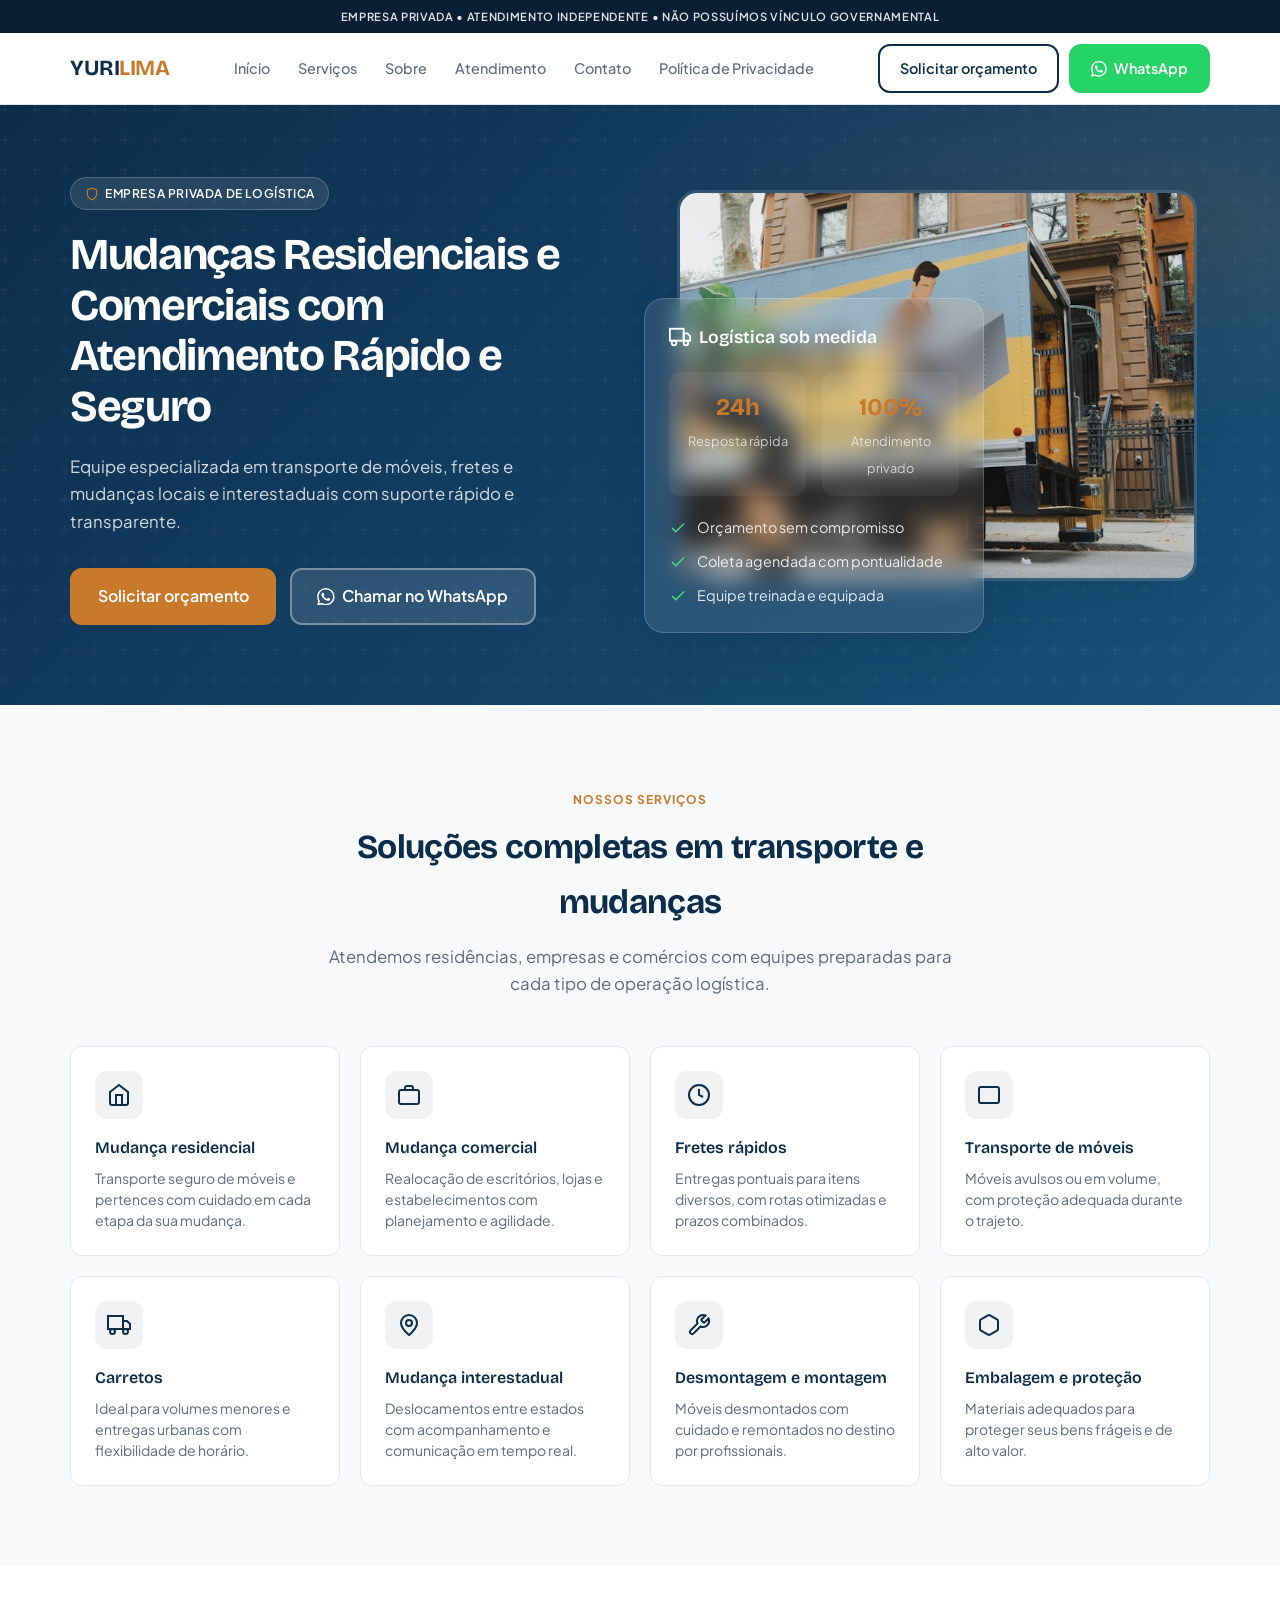
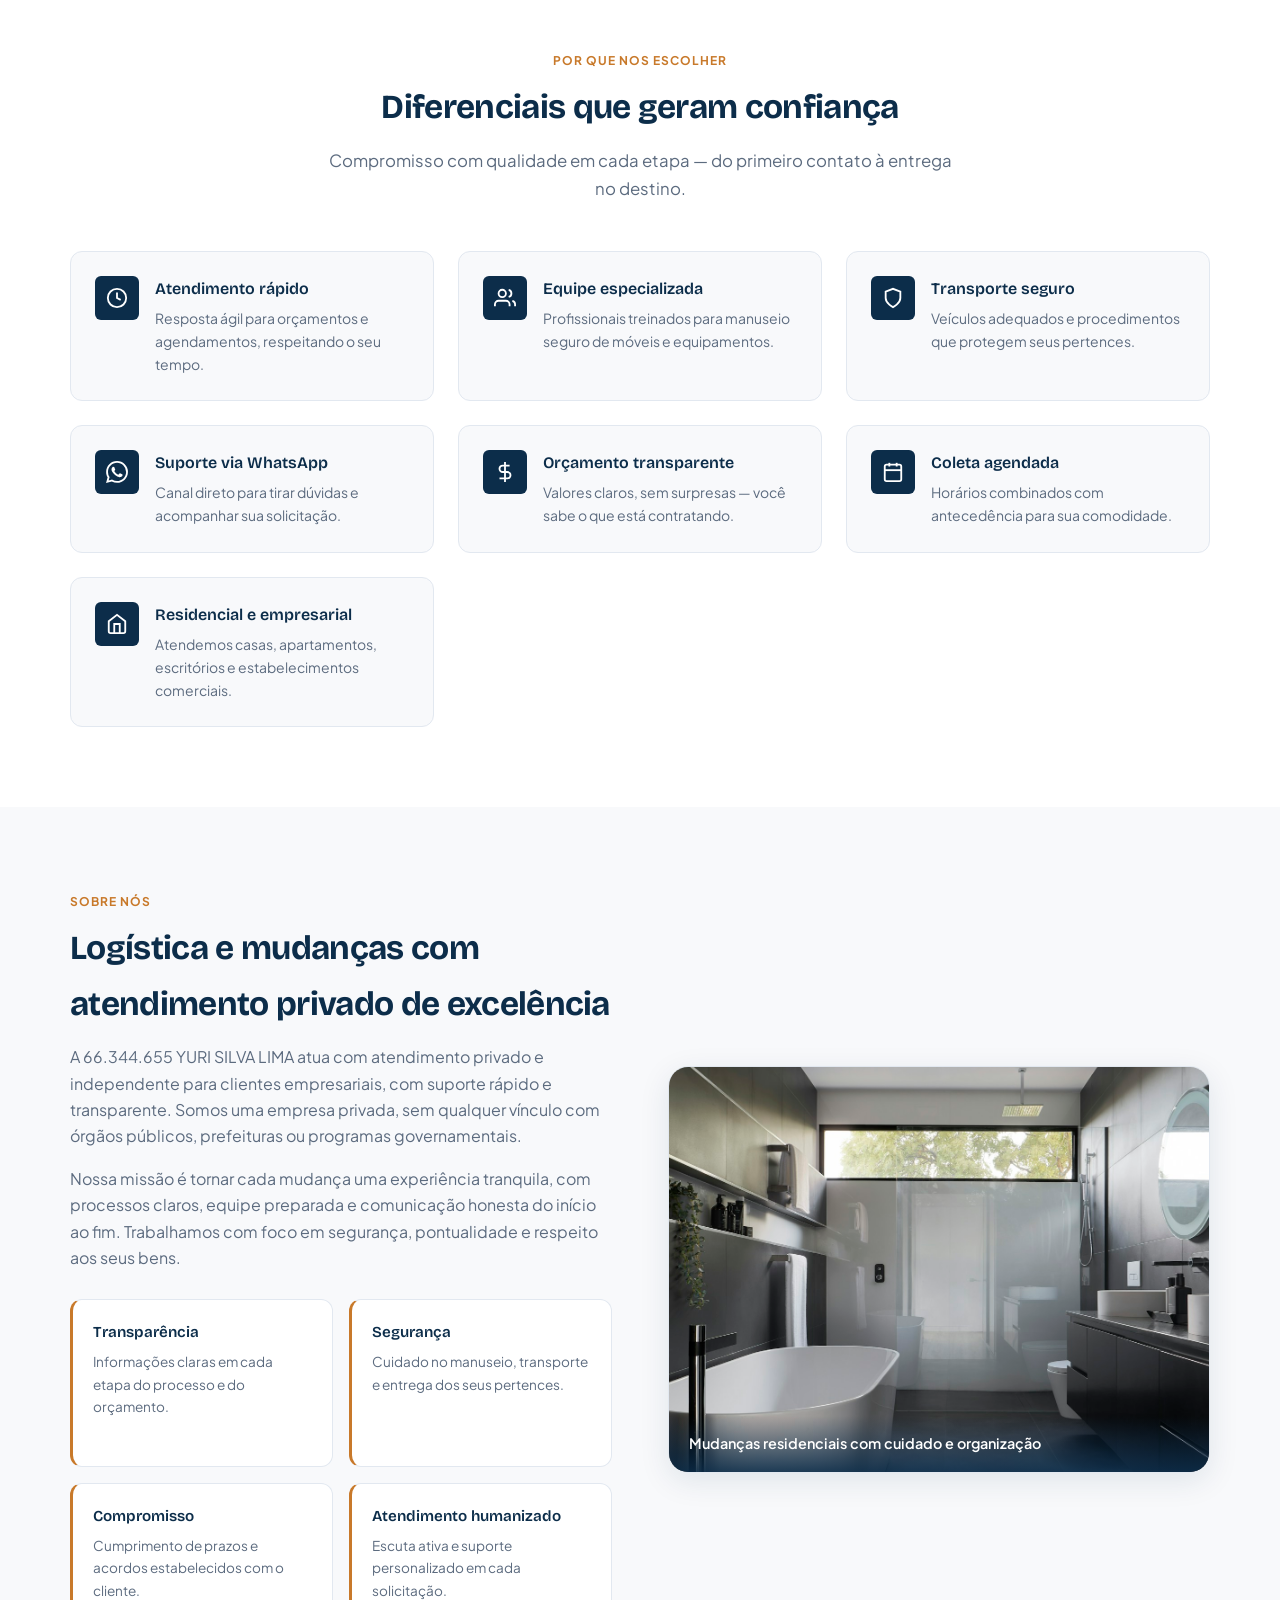
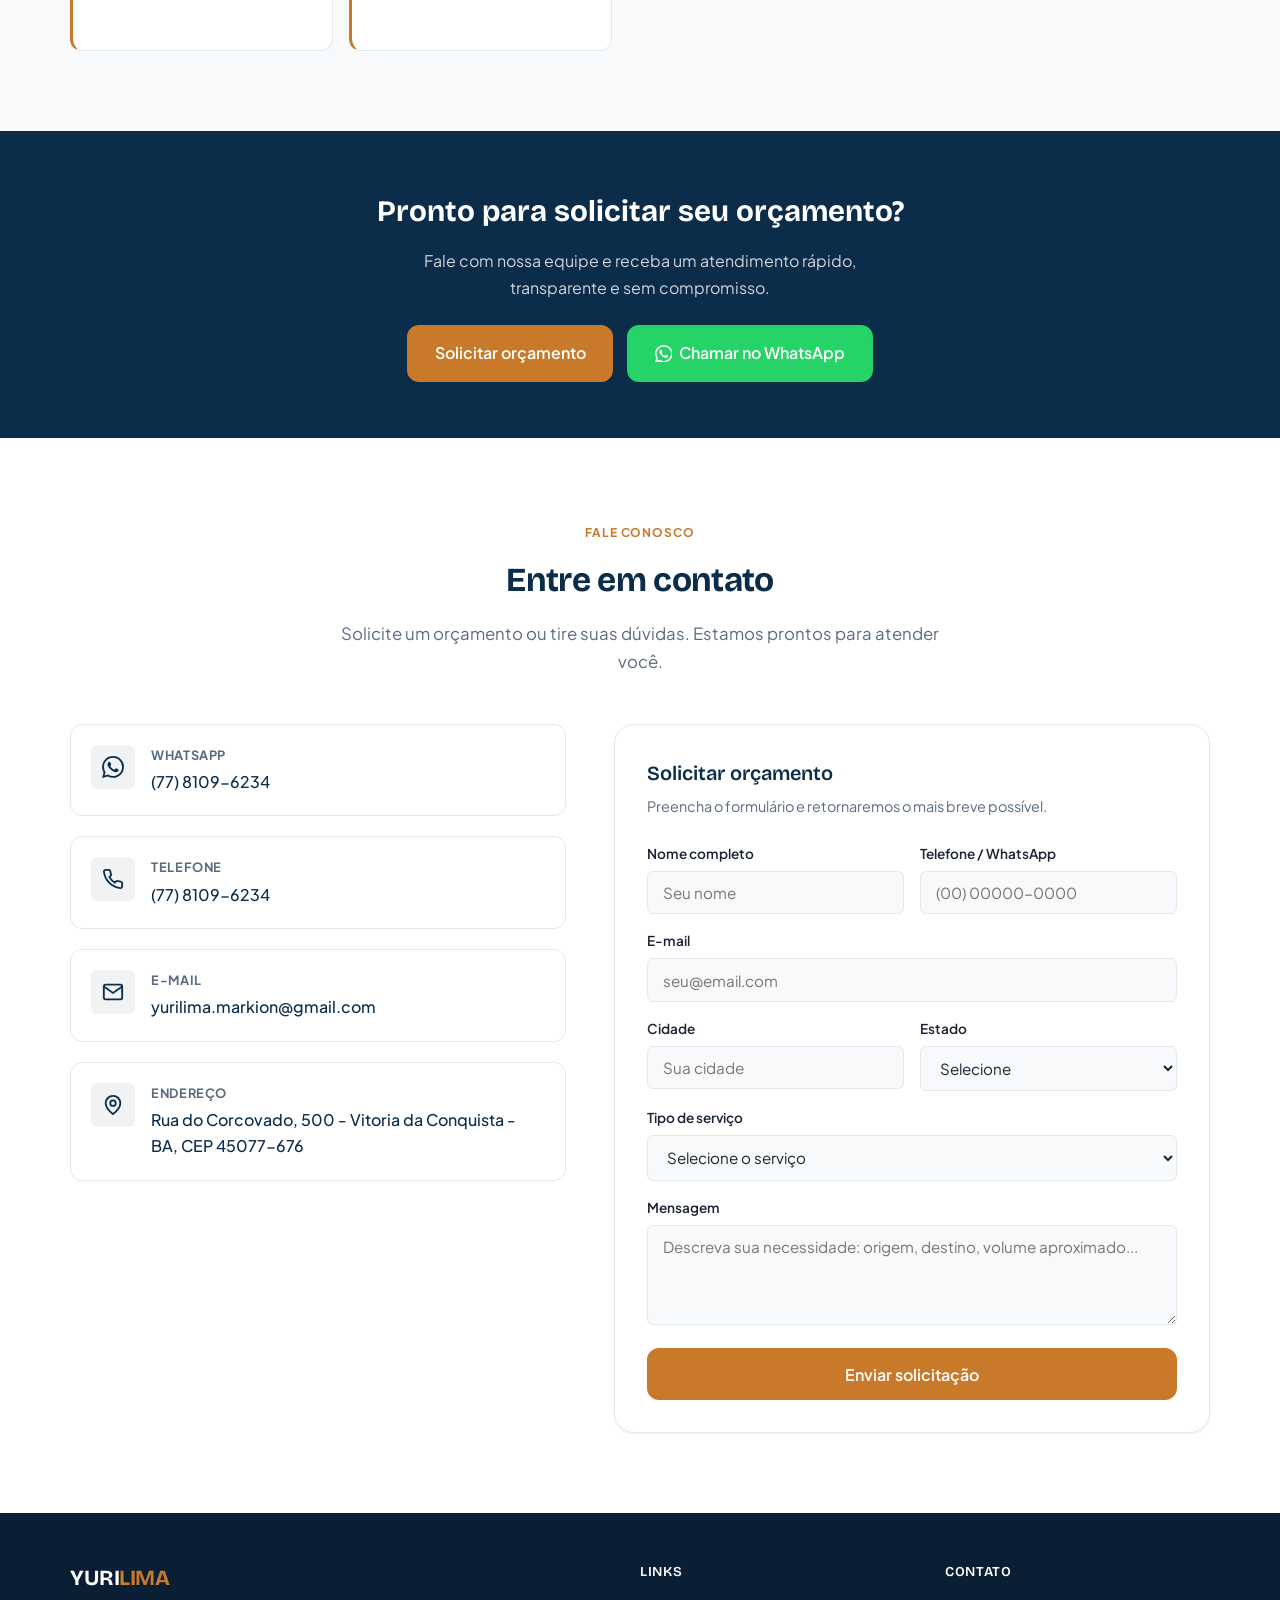
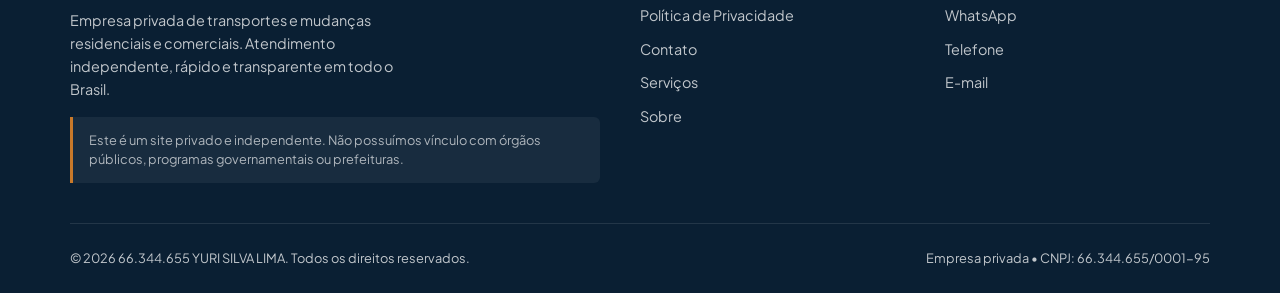
<file: index.html>
<!DOCTYPE html>
<html lang="pt-BR">
<head>
  <meta charset="UTF-8">
  <meta name="viewport" content="width=device-width, initial-scale=1.0">
  <meta name="description" content="Mudanças residenciais e comerciais com atendimento rápido e seguro. Fretes, carretos e transporte de móveis locais e interestaduais. Empresa privada de logística no Brasil.">
  <meta name="robots" content="index, follow">
  <meta name="theme-color" content="#0c2d4a">
  <title>YURI SILVA LIMA | Atendimento Privado</title>
  <link rel="preconnect" href="https://fonts.googleapis.com">
  <link rel="preconnect" href="https://fonts.gstatic.com" crossorigin>
  <link href="https://fonts.googleapis.com/css2?family=Bricolage+Grotesque:wght@600;700&family=Plus+Jakarta+Sans:wght@400;500;600;700&display=swap" rel="stylesheet">
  <link rel="stylesheet" href="assets/css/style.css">
  <!-- Google tag (gtag.js) -->
<script async src="https://www.googletagmanager.com/gtag/js?id=AW-18152128402"></script>
<script>
  window.dataLayer = window.dataLayer || [];
  function gtag(){dataLayer.push(arguments);}
  gtag('js', new Date());

  gtag('config', 'AW-18152128402');
</script>
</head>
<body>

  <!-- Aviso no topo -->
  <div class="topbar" role="note" aria-label="Aviso institucional">
    Empresa privada • Atendimento independente • Não possuímos vínculo governamental
  </div>

  <!-- Header -->
  <header class="header" role="banner">
    <div class="container header__inner">
      <a href="#inicio" class="logo" aria-label="YURI SILVA LIMA — Página inicial">YURI<span>LIMA</span></a>

      <nav class="nav" id="main-nav" aria-label="Menu principal">
        <a href="#inicio" class="nav__link">Início</a>
        <a href="#servicos" class="nav__link">Serviços</a>
        <a href="#sobre" class="nav__link">Sobre</a>
        <a href="#atendimento" class="nav__link">Atendimento</a>
        <a href="#contato" class="nav__link">Contato</a>
        <a href="politica-privacidade.html" class="nav__link">Política de Privacidade</a>
      </nav>

      <div class="header__actions">
        <a href="#contato" class="btn btn--outline">Solicitar orçamento</a>
        <a href="#contato" class="btn btn--whatsapp" id="btn-whatsapp-header" aria-label="Chamar no WhatsApp">
          <svg xmlns="http://www.w3.org/2000/svg" viewBox="0 0 24 24" fill="currentColor" aria-hidden="true"><path d="M17.472 14.382c-.297-.149-1.758-.867-2.03-.967-.273-.099-.471-.148-.67.15-.197.297-.767.966-.94 1.164-.173.199-.347.223-.644.075-.297-.15-1.255-.463-2.39-1.475-.883-.788-1.48-1.761-1.653-2.059-.173-.297-.018-.458.13-.606.134-.133.298-.347.446-.52.149-.174.198-.298.298-.497.099-.198.05-.371-.025-.52-.075-.149-.669-1.612-.916-2.207-.242-.579-.487-.5-.669-.51-.173-.008-.371-.01-.57-.01-.198 0-.52.074-.792.372-.272.297-1.04 1.016-1.04 2.479 0 1.462 1.065 2.875 1.213 3.074.149.198 2.096 3.2 5.077 4.487.709.306 1.262.489 1.694.625.712.227 1.36.195 1.871.118.571-.085 1.758-.719 2.006-1.413.248-.694.248-1.289.173-1.413-.074-.124-.272-.198-.57-.347m-5.421 7.403h-.004a9.87 9.87 0 01-5.031-1.378l-.361-.214-3.741.982.998-3.648-.235-.374a9.86 9.86 0 01-1.51-5.26c.001-5.45 4.436-9.884 9.888-9.884 2.64 0 5.122 1.03 6.988 2.898a9.825 9.825 0 012.893 6.994c-.003 5.45-4.435 9.884-9.885 9.884m8.413-18.297A11.815 11.815 0 0012.05 0C5.495 0 .16 5.335.157 11.892c0 2.096.547 4.142 1.588 5.945L.057 24l6.305-1.654a11.882 11.882 0 005.683 1.448h.005c6.554 0 11.89-5.335 11.893-11.893a11.821 11.821 0 00-3.48-8.413z"/></svg>
          WhatsApp
        </a>
        <button class="menu-toggle" type="button" aria-expanded="false" aria-controls="main-nav" aria-label="Abrir menu">
          <span></span><span></span><span></span>
        </button>
      </div>
    </div>
  </header>

  <main>
    <!-- Hero -->
    <section class="hero" id="inicio" aria-labelledby="hero-title">
      <div class="container hero__grid">
        <div class="hero__content">
          <div class="hero__badge">
            <svg xmlns="http://www.w3.org/2000/svg" viewBox="0 0 24 24" fill="none" stroke="currentColor" stroke-width="2" aria-hidden="true"><path d="M12 22s8-4 8-10V5l-8-3-8 3v7c0 6 8 10 8 10z"/></svg>
            Empresa privada de logística
          </div>
          <h1 id="hero-title">Mudanças Residenciais e Comerciais com Atendimento Rápido e Seguro</h1>
          <p class="hero__subtitle">Equipe especializada em transporte de móveis, fretes e mudanças locais e interestaduais com suporte rápido e transparente.</p>
          <div class="hero__cta">
            <a href="#contato" class="btn btn--primary btn--lg">Solicitar orçamento</a>
            <a href="#contato" class="btn btn--ghost btn--lg" id="btn-whatsapp-hero">
              <svg xmlns="http://www.w3.org/2000/svg" viewBox="0 0 24 24" fill="currentColor" width="20" height="20" aria-hidden="true"><path d="M17.472 14.382c-.297-.149-1.758-.867-2.03-.967-.273-.099-.471-.148-.67.15-.197.297-.767.966-.94 1.164-.173.199-.347.223-.644.075-.297-.15-1.255-.463-2.39-1.475-.883-.788-1.48-1.761-1.653-2.059-.173-.297-.018-.458.13-.606.134-.133.298-.347.446-.52.149-.174.198-.298.298-.497.099-.198.05-.371-.025-.52-.075-.149-.669-1.612-.916-2.207-.242-.579-.487-.5-.669-.51-.173-.008-.371-.01-.57-.01-.198 0-.52.074-.792.372-.272.297-1.04 1.016-1.04 2.479 0 1.462 1.065 2.875 1.213 3.074.149.198 2.096 3.2 5.077 4.487.709.306 1.262.489 1.694.625.712.227 1.36.195 1.871.118.571-.085 1.758-.719 2.006-1.413.248-.694.248-1.289.173-1.413-.074-.124-.272-.198-.57-.347m-5.421 7.403h-.004a9.87 9.87 0 01-5.031-1.378l-.361-.214-3.741.982.998-3.648-.235-.374a9.86 9.86 0 01-1.51-5.26c.001-5.45 4.436-9.884 9.888-9.884 2.64 0 5.122 1.03 6.988 2.898a9.825 9.825 0 012.893 6.994c-.003 5.45-4.435 9.884-9.885 9.884m8.413-18.297A11.815 11.815 0 0012.05 0C5.495 0 .16 5.335.157 11.892c0 2.096.547 4.142 1.588 5.945L.057 24l6.305-1.654a11.882 11.882 0 005.683 1.448h.005c6.554 0 11.89-5.335 11.893-11.893a11.821 11.821 0 00-3.48-8.413z"/></svg>
              Chamar no WhatsApp
            </a>
          </div>
        </div>

        <div class="hero__visual">
          <figure class="hero__photo">
            <img
              src="assets/images/mudanca-caminhao.jpg"
              alt="Caminhão de mudança carregado com móveis e caixas para transporte seguro"
              width="600"
              height="450"
              loading="eager"
              fetchpriority="high"
            >
          </figure>
          <div class="hero__card">
            <p class="hero__card-title">
              <svg xmlns="http://www.w3.org/2000/svg" width="22" height="22" viewBox="0 0 24 24" fill="none" stroke="currentColor" stroke-width="2"><rect x="1" y="3" width="15" height="13"/><polygon points="16 8 20 8 23 11 23 16 16 16 16 8"/><circle cx="5.5" cy="18.5" r="2.5"/><circle cx="18.5" cy="18.5" r="2.5"/></svg>
              Logística sob medida
            </p>
            <div class="hero__stats">
              <div class="hero__stat"><strong>24h</strong><span>Resposta rápida</span></div>
              <div class="hero__stat"><strong>100%</strong><span>Atendimento privado</span></div>
            </div>
            <ul class="hero__features">
              <li class="hero__feature">
                <svg xmlns="http://www.w3.org/2000/svg" viewBox="0 0 24 24" fill="none" stroke="currentColor" stroke-width="2"><polyline points="20 6 9 17 4 12"/></svg>
                Orçamento sem compromisso
              </li>
              <li class="hero__feature">
                <svg xmlns="http://www.w3.org/2000/svg" viewBox="0 0 24 24" fill="none" stroke="currentColor" stroke-width="2"><polyline points="20 6 9 17 4 12"/></svg>
                Coleta agendada com pontualidade
              </li>
              <li class="hero__feature">
                <svg xmlns="http://www.w3.org/2000/svg" viewBox="0 0 24 24" fill="none" stroke="currentColor" stroke-width="2"><polyline points="20 6 9 17 4 12"/></svg>
                Equipe treinada e equipada
              </li>
            </ul>
          </div>
        </div>
      </div>
    </section>

    <!-- Serviços -->
    <section class="section" id="servicos" aria-labelledby="servicos-title">
      <div class="container">
        <header class="section__header">
          <span class="section__label">Nossos serviços</span>
          <h2 class="section__title" id="servicos-title">Soluções completas em transporte e mudanças</h2>
          <p class="section__desc">Atendemos residências, empresas e comércios com equipes preparadas para cada tipo de operação logística.</p>
        </header>

        <div class="services-grid">
          <article class="service-card">
            <div class="service-card__icon" aria-hidden="true">
              <svg xmlns="http://www.w3.org/2000/svg" viewBox="0 0 24 24" fill="none" stroke="currentColor" stroke-width="2"><path d="M3 9l9-7 9 7v11a2 2 0 01-2 2H5a2 2 0 01-2-2z"/><polyline points="9 22 9 12 15 12 15 22"/></svg>
            </div>
            <h3>Mudança residencial</h3>
            <p>Transporte seguro de móveis e pertences com cuidado em cada etapa da sua mudança.</p>
          </article>

          <article class="service-card">
            <div class="service-card__icon" aria-hidden="true">
              <svg xmlns="http://www.w3.org/2000/svg" viewBox="0 0 24 24" fill="none" stroke="currentColor" stroke-width="2"><rect x="2" y="7" width="20" height="14" rx="2"/><path d="M16 7V5a2 2 0 00-2-2h-4a2 2 0 00-2 2v2"/></svg>
            </div>
            <h3>Mudança comercial</h3>
            <p>Realocação de escritórios, lojas e estabelecimentos com planejamento e agilidade.</p>
          </article>

          <article class="service-card">
            <div class="service-card__icon" aria-hidden="true">
              <svg xmlns="http://www.w3.org/2000/svg" viewBox="0 0 24 24" fill="none" stroke="currentColor" stroke-width="2"><circle cx="12" cy="12" r="10"/><polyline points="12 6 12 12 16 14"/></svg>
            </div>
            <h3>Fretes rápidos</h3>
            <p>Entregas pontuais para itens diversos, com rotas otimizadas e prazos combinados.</p>
          </article>

          <article class="service-card">
            <div class="service-card__icon" aria-hidden="true">
              <svg xmlns="http://www.w3.org/2000/svg" viewBox="0 0 24 24" fill="none" stroke="currentColor" stroke-width="2"><rect x="2" y="4" width="20" height="16" rx="2"/><path d="M6 8h.01M10 8h.01M14 8h.01"/></svg>
            </div>
            <h3>Transporte de móveis</h3>
            <p>Móveis avulsos ou em volume, com proteção adequada durante o trajeto.</p>
          </article>

          <article class="service-card">
            <div class="service-card__icon" aria-hidden="true">
              <svg xmlns="http://www.w3.org/2000/svg" viewBox="0 0 24 24" fill="none" stroke="currentColor" stroke-width="2"><rect x="1" y="3" width="15" height="13"/><polygon points="16 8 20 8 23 11 23 16 16 16 16 8"/><circle cx="5.5" cy="18.5" r="2.5"/><circle cx="18.5" cy="18.5" r="2.5"/></svg>
            </div>
            <h3>Carretos</h3>
            <p>Ideal para volumes menores e entregas urbanas com flexibilidade de horário.</p>
          </article>

          <article class="service-card">
            <div class="service-card__icon" aria-hidden="true">
              <svg xmlns="http://www.w3.org/2000/svg" viewBox="0 0 24 24" fill="none" stroke="currentColor" stroke-width="2"><circle cx="12" cy="10" r="3"/><path d="M12 2a8 8 0 00-8 8c0 5.25 8 12 8 12s8-6.75 8-12a8 8 0 00-8-8z"/></svg>
            </div>
            <h3>Mudança interestadual</h3>
            <p>Deslocamentos entre estados com acompanhamento e comunicação em tempo real.</p>
          </article>

          <article class="service-card">
            <div class="service-card__icon" aria-hidden="true">
              <svg xmlns="http://www.w3.org/2000/svg" viewBox="0 0 24 24" fill="none" stroke="currentColor" stroke-width="2"><path d="M14.7 6.3a1 1 0 000 1.4l1.6 1.6a1 1 0 001.4 0l3.77-3.77a6 6 0 01-7.94 7.94l-6.91 6.91a2.12 2.12 0 01-3-3l6.91-6.91a6 6 0 017.94-7.94l-3.76 3.76z"/></svg>
            </div>
            <h3>Desmontagem e montagem</h3>
            <p>Móveis desmontados com cuidado e remontados no destino por profissionais.</p>
          </article>

          <article class="service-card">
            <div class="service-card__icon" aria-hidden="true">
              <svg xmlns="http://www.w3.org/2000/svg" viewBox="0 0 24 24" fill="none" stroke="currentColor" stroke-width="2"><path d="M21 16V8a2 2 0 00-1-1.73l-7-4a2 2 0 00-2 0l-7 4A2 2 0 003 8v8a2 2 0 001 1.73l7 4a2 2 0 002 0l7-4A2 2 0 0021 16z"/></svg>
            </div>
            <h3>Embalagem e proteção</h3>
            <p>Materiais adequados para proteger seus bens frágeis e de alto valor.</p>
          </article>
        </div>
      </div>
    </section>

    <!-- Diferenciais -->
    <section class="section section--alt" id="atendimento" aria-labelledby="diff-title">
      <div class="container">
        <header class="section__header">
          <span class="section__label">Por que nos escolher</span>
          <h2 class="section__title" id="diff-title">Diferenciais que geram confiança</h2>
          <p class="section__desc">Compromisso com qualidade em cada etapa — do primeiro contato à entrega no destino.</p>
        </header>

        <div class="diff-grid">
          <div class="diff-item">
            <div class="diff-item__icon" aria-hidden="true">
              <svg xmlns="http://www.w3.org/2000/svg" viewBox="0 0 24 24" fill="none" stroke="currentColor" stroke-width="2"><circle cx="12" cy="12" r="10"/><polyline points="12 6 12 12 16 14"/></svg>
            </div>
            <div>
              <h3>Atendimento rápido</h3>
              <p>Resposta ágil para orçamentos e agendamentos, respeitando o seu tempo.</p>
            </div>
          </div>

          <div class="diff-item">
            <div class="diff-item__icon" aria-hidden="true">
              <svg xmlns="http://www.w3.org/2000/svg" viewBox="0 0 24 24" fill="none" stroke="currentColor" stroke-width="2"><path d="M17 21v-2a4 4 0 00-4-4H5a4 4 0 00-4 4v2"/><circle cx="9" cy="7" r="4"/><path d="M23 21v-2a4 4 0 00-3-3.87"/><path d="M16 3.13a4 4 0 010 7.75"/></svg>
            </div>
            <div>
              <h3>Equipe especializada</h3>
              <p>Profissionais treinados para manuseio seguro de móveis e equipamentos.</p>
            </div>
          </div>

          <div class="diff-item">
            <div class="diff-item__icon" aria-hidden="true">
              <svg xmlns="http://www.w3.org/2000/svg" viewBox="0 0 24 24" fill="none" stroke="currentColor" stroke-width="2"><path d="M12 22s8-4 8-10V5l-8-3-8 3v7c0 6 8 10 8 10z"/></svg>
            </div>
            <div>
              <h3>Transporte seguro</h3>
              <p>Veículos adequados e procedimentos que protegem seus pertences.</p>
            </div>
          </div>

          <div class="diff-item">
            <div class="diff-item__icon" aria-hidden="true">
              <svg xmlns="http://www.w3.org/2000/svg" viewBox="0 0 24 24" fill="currentColor"><path d="M17.472 14.382c-.297-.149-1.758-.867-2.03-.967-.273-.099-.471-.148-.67.15-.197.297-.767.966-.94 1.164-.173.199-.347.223-.644.075-.297-.15-1.255-.463-2.39-1.475-.883-.788-1.48-1.761-1.653-2.059-.173-.297-.018-.458.13-.606.134-.133.298-.347.446-.52.149-.174.198-.298.298-.497.099-.198.05-.371-.025-.52-.075-.149-.669-1.612-.916-2.207-.242-.579-.487-.5-.669-.51-.173-.008-.371-.01-.57-.01-.198 0-.52.074-.792.372-.272.297-1.04 1.016-1.04 2.479 0 1.462 1.065 2.875 1.213 3.074.149.198 2.096 3.2 5.077 4.487.709.306 1.262.489 1.694.625.712.227 1.36.195 1.871.118.571-.085 1.758-.719 2.006-1.413.248-.694.248-1.289.173-1.413-.074-.124-.272-.198-.57-.347m-5.421 7.403h-.004a9.87 9.87 0 01-5.031-1.378l-.361-.214-3.741.982.998-3.648-.235-.374a9.86 9.86 0 01-1.51-5.26c.001-5.45 4.436-9.884 9.888-9.884 2.64 0 5.122 1.03 6.988 2.898a9.825 9.825 0 012.893 6.994c-.003 5.45-4.435 9.884-9.885 9.884m8.413-18.297A11.815 11.815 0 0012.05 0C5.495 0 .16 5.335.157 11.892c0 2.096.547 4.142 1.588 5.945L.057 24l6.305-1.654a11.882 11.882 0 005.683 1.448h.005c6.554 0 11.89-5.335 11.893-11.893a11.821 11.821 0 00-3.48-8.413z"/></svg>
            </div>
            <div>
              <h3>Suporte via WhatsApp</h3>
              <p>Canal direto para tirar dúvidas e acompanhar sua solicitação.</p>
            </div>
          </div>

          <div class="diff-item">
            <div class="diff-item__icon" aria-hidden="true">
              <svg xmlns="http://www.w3.org/2000/svg" viewBox="0 0 24 24" fill="none" stroke="currentColor" stroke-width="2"><line x1="12" y1="1" x2="12" y2="23"/><path d="M17 5H9.5a3.5 3.5 0 000 7h5a3.5 3.5 0 010 7H6"/></svg>
            </div>
            <div>
              <h3>Orçamento transparente</h3>
              <p>Valores claros, sem surpresas — você sabe o que está contratando.</p>
            </div>
          </div>

          <div class="diff-item">
            <div class="diff-item__icon" aria-hidden="true">
              <svg xmlns="http://www.w3.org/2000/svg" viewBox="0 0 24 24" fill="none" stroke="currentColor" stroke-width="2"><rect x="3" y="4" width="18" height="18" rx="2"/><line x1="16" y1="2" x2="16" y2="6"/><line x1="8" y1="2" x2="8" y2="6"/><line x1="3" y1="10" x2="21" y2="10"/></svg>
            </div>
            <div>
              <h3>Coleta agendada</h3>
              <p>Horários combinados com antecedência para sua comodidade.</p>
            </div>
          </div>

          <div class="diff-item">
            <div class="diff-item__icon" aria-hidden="true">
              <svg xmlns="http://www.w3.org/2000/svg" viewBox="0 0 24 24" fill="none" stroke="currentColor" stroke-width="2"><path d="M3 9l9-7 9 7v11a2 2 0 01-2 2H5a2 2 0 01-2-2z"/><path d="M9 22V12h6v10"/></svg>
            </div>
            <div>
              <h3>Residencial e empresarial</h3>
              <p>Atendemos casas, apartamentos, escritórios e estabelecimentos comerciais.</p>
            </div>
          </div>
        </div>
      </div>
    </section>

    <!-- Sobre -->
    <section class="section" id="sobre" aria-labelledby="sobre-title">
      <div class="container about-grid">
        <div class="about__content">
          <span class="section__label">Sobre nós</span>
          <h2 class="section__title" id="sobre-title">Logística e mudanças com atendimento privado de excelência</h2>
          <p>A 66.344.655 YURI SILVA LIMA atua com atendimento privado e independente para clientes empresariais, com suporte rápido e transparente. Somos uma empresa privada, sem qualquer vínculo com órgãos públicos, prefeituras ou programas governamentais.</p>
          <p>Nossa missão é tornar cada mudança uma experiência tranquila, com processos claros, equipe preparada e comunicação honesta do início ao fim. Trabalhamos com foco em segurança, pontualidade e respeito aos seus bens.</p>

          <div class="values-grid">
            <div class="value-card">
              <h3>Transparência</h3>
              <p>Informações claras em cada etapa do processo e do orçamento.</p>
            </div>
            <div class="value-card">
              <h3>Segurança</h3>
              <p>Cuidado no manuseio, transporte e entrega dos seus pertences.</p>
            </div>
            <div class="value-card">
              <h3>Compromisso</h3>
              <p>Cumprimento de prazos e acordos estabelecidos com o cliente.</p>
            </div>
            <div class="value-card">
              <h3>Atendimento humanizado</h3>
              <p>Escuta ativa e suporte personalizado em cada solicitação.</p>
            </div>
          </div>
        </div>

        <figure class="about__image">
          <img
            src="assets/images/mudanca-residencial.jpg"
            alt="Ambiente residencial com caixas organizadas para mudança e transporte de móveis"
            width="560"
            height="420"
            loading="lazy"
          >
          <figcaption class="about__caption">Mudanças residenciais com cuidado e organização</figcaption>
        </figure>
      </div>
    </section>

    <!-- CTA -->
    <section class="cta-band" aria-label="Chamada para ação">
      <div class="container">
        <h2>Pronto para solicitar seu orçamento?</h2>
        <p>Fale com nossa equipe e receba um atendimento rápido, transparente e sem compromisso.</p>
        <div class="cta-band__actions">
          <a href="#contato" class="btn btn--primary btn--lg">Solicitar orçamento</a>
          <a href="#contato" class="btn btn--whatsapp btn--lg" id="btn-whatsapp-cta">
            <svg xmlns="http://www.w3.org/2000/svg" viewBox="0 0 24 24" fill="currentColor" aria-hidden="true"><path d="M17.472 14.382c-.297-.149-1.758-.867-2.03-.967-.273-.099-.471-.148-.67.15-.197.297-.767.966-.94 1.164-.173.199-.347.223-.644.075-.297-.15-1.255-.463-2.39-1.475-.883-.788-1.48-1.761-1.653-2.059-.173-.297-.018-.458.13-.606.134-.133.298-.347.446-.52.149-.174.198-.298.298-.497.099-.198.05-.371-.025-.52-.075-.149-.669-1.612-.916-2.207-.242-.579-.487-.5-.669-.51-.173-.008-.371-.01-.57-.01-.198 0-.52.074-.792.372-.272.297-1.04 1.016-1.04 2.479 0 1.462 1.065 2.875 1.213 3.074.149.198 2.096 3.2 5.077 4.487.709.306 1.262.489 1.694.625.712.227 1.36.195 1.871.118.571-.085 1.758-.719 2.006-1.413.248-.694.248-1.289.173-1.413-.074-.124-.272-.198-.57-.347m-5.421 7.403h-.004a9.87 9.87 0 01-5.031-1.378l-.361-.214-3.741.982.998-3.648-.235-.374a9.86 9.86 0 01-1.51-5.26c.001-5.45 4.436-9.884 9.888-9.884 2.64 0 5.122 1.03 6.988 2.898a9.825 9.825 0 012.893 6.994c-.003 5.45-4.435 9.884-9.885 9.884m8.413-18.297A11.815 11.815 0 0012.05 0C5.495 0 .16 5.335.157 11.892c0 2.096.547 4.142 1.588 5.945L.057 24l6.305-1.654a11.882 11.882 0 005.683 1.448h.005c6.554 0 11.89-5.335 11.893-11.893a11.821 11.821 0 00-3.48-8.413z"/></svg>
            Chamar no WhatsApp
          </a>
        </div>
      </div>
    </section>

    <!-- Contato -->
    <section class="section section--alt" id="contato" aria-labelledby="contato-title">
      <div class="container">
        <header class="section__header">
          <span class="section__label">Fale conosco</span>
          <h2 class="section__title" id="contato-title">Entre em contato</h2>
          <p class="section__desc">Solicite um orçamento ou tire suas dúvidas. Estamos prontos para atender você.</p>
        </header>

        <div class="contact-grid">
          <div class="contact-info">
            <div class="contact-item">
              <div class="contact-item__icon" aria-hidden="true">
                <svg xmlns="http://www.w3.org/2000/svg" viewBox="0 0 24 24" fill="currentColor"><path d="M17.472 14.382c-.297-.149-1.758-.867-2.03-.967-.273-.099-.471-.148-.67.15-.197.297-.767.966-.94 1.164-.173.199-.347.223-.644.075-.297-.15-1.255-.463-2.39-1.475-.883-.788-1.48-1.761-1.653-2.059-.173-.297-.018-.458.13-.606.134-.133.298-.347.446-.52.149-.174.198-.298.298-.497.099-.198.05-.371-.025-.52-.075-.149-.669-1.612-.916-2.207-.242-.579-.487-.5-.669-.51-.173-.008-.371-.01-.57-.01-.198 0-.52.074-.792.372-.272.297-1.04 1.016-1.04 2.479 0 1.462 1.065 2.875 1.213 3.074.149.198 2.096 3.2 5.077 4.487.709.306 1.262.489 1.694.625.712.227 1.36.195 1.871.118.571-.085 1.758-.719 2.006-1.413.248-.694.248-1.289.173-1.413-.074-.124-.272-.198-.57-.347m-5.421 7.403h-.004a9.87 9.87 0 01-5.031-1.378l-.361-.214-3.741.982.998-3.648-.235-.374a9.86 9.86 0 01-1.51-5.26c.001-5.45 4.436-9.884 9.888-9.884 2.64 0 5.122 1.03 6.988 2.898a9.825 9.825 0 012.893 6.994c-.003 5.45-4.435 9.884-9.885 9.884m8.413-18.297A11.815 11.815 0 0012.05 0C5.495 0 .16 5.335.157 11.892c0 2.096.547 4.142 1.588 5.945L.057 24l6.305-1.654a11.882 11.882 0 005.683 1.448h.005c6.554 0 11.89-5.335 11.893-11.893a11.821 11.821 0 00-3.48-8.413z"/></svg>
              </div>
              <div>
                <h3>WhatsApp</h3>
                <p class="placeholder" id="contact-whatsapp" data-field="whatsapp">—</p>
              </div>
            </div>

            <div class="contact-item">
              <div class="contact-item__icon" aria-hidden="true">
                <svg xmlns="http://www.w3.org/2000/svg" viewBox="0 0 24 24" fill="none" stroke="currentColor" stroke-width="2"><path d="M22 16.92v3a2 2 0 01-2.18 2 19.79 19.79 0 01-8.63-3.07 19.5 19.5 0 01-6-6 19.79 19.79 0 01-3.07-8.67A2 2 0 014.11 2h3a2 2 0 012 1.72c.127.96.361 1.903.7 2.81a2 2 0 01-.45 2.11L8.09 9.91a16 16 0 006 6l1.27-1.27a2 2 0 012.11-.45c.907.339 1.85.573 2.81.7A2 2 0 0122 16.92z"/></svg>
              </div>
              <div>
                <h3>Telefone</h3>
                <p class="placeholder" id="contact-phone" data-field="phone">—</p>
              </div>
            </div>

            <div class="contact-item">
              <div class="contact-item__icon" aria-hidden="true">
                <svg xmlns="http://www.w3.org/2000/svg" viewBox="0 0 24 24" fill="none" stroke="currentColor" stroke-width="2"><path d="M4 4h16c1.1 0 2 .9 2 2v12c0 1.1-.9 2-2 2H4c-1.1 0-2-.9-2-2V6c0-1.1.9-2 2-2z"/><polyline points="22,6 12,13 2,6"/></svg>
              </div>
              <div>
                <h3>E-mail</h3>
                <p class="placeholder" id="contact-email" data-field="email">—</p>
              </div>
            </div>

            <div class="contact-item">
              <div class="contact-item__icon" aria-hidden="true">
                <svg xmlns="http://www.w3.org/2000/svg" viewBox="0 0 24 24" fill="none" stroke="currentColor" stroke-width="2"><circle cx="12" cy="10" r="3"/><path d="M12 2a8 8 0 00-8 8c0 5.25 8 12 8 12s8-6.75 8-12a8 8 0 00-8-8z"/></svg>
              </div>
              <div>
                <h3>Endereço</h3>
                <p class="placeholder" id="contact-location" data-field="location">—</p>
              </div>
            </div>
          </div>

          <div class="form-card">
            <h3>Solicitar orçamento</h3>
            <p>Preencha o formulário e retornaremos o mais breve possível.</p>
            <form id="contact-form" action="#" method="post" novalidate>
              <div class="form-row">
                <div class="form-group">
                  <label for="nome">Nome completo</label>
                  <input type="text" id="nome" name="nome" required autocomplete="name" placeholder="Seu nome">
                </div>
                <div class="form-group">
                  <label for="telefone">Telefone / WhatsApp</label>
                  <input type="tel" id="telefone" name="telefone" required autocomplete="tel" placeholder="(00) 00000-0000">
                </div>
              </div>
              <div class="form-group">
                <label for="email-form">E-mail</label>
                <input type="email" id="email-form" name="email" autocomplete="email" placeholder="seu@email.com">
              </div>
              <div class="form-row">
                <div class="form-group">
                  <label for="cidade">Cidade</label>
                  <input type="text" id="cidade" name="cidade" placeholder="Sua cidade">
                </div>
                <div class="form-group">
                  <label for="estado">Estado</label>
                  <select id="estado" name="estado">
                    <option value="">Selecione</option>
                    <option value="AC">AC</option><option value="AL">AL</option><option value="AP">AP</option>
                    <option value="AM">AM</option><option value="BA">BA</option><option value="CE">CE</option>
                    <option value="DF">DF</option><option value="ES">ES</option><option value="GO">GO</option>
                    <option value="MA">MA</option><option value="MT">MT</option><option value="MS">MS</option>
                    <option value="MG">MG</option><option value="PA">PA</option><option value="PB">PB</option>
                    <option value="PR">PR</option><option value="PE">PE</option><option value="PI">PI</option>
                    <option value="RJ">RJ</option><option value="RN">RN</option><option value="RS">RS</option>
                    <option value="RO">RO</option><option value="RR">RR</option><option value="SC">SC</option>
                    <option value="SP">SP</option><option value="SE">SE</option><option value="TO">TO</option>
                  </select>
                </div>
              </div>
              <div class="form-group">
                <label for="servico">Tipo de serviço</label>
                <select id="servico" name="servico" required>
                  <option value="">Selecione o serviço</option>
                  <option value="residencial">Mudança residencial</option>
                  <option value="comercial">Mudança comercial</option>
                  <option value="frete">Fretes rápidos</option>
                  <option value="moveis">Transporte de móveis</option>
                  <option value="carreto">Carretos</option>
                  <option value="interestadual">Mudança interestadual</option>
                  <option value="montagem">Desmontagem e montagem</option>
                  <option value="embalagem">Embalagem e proteção</option>
                </select>
              </div>
              <div class="form-group">
                <label for="mensagem">Mensagem</label>
                <textarea id="mensagem" name="mensagem" placeholder="Descreva sua necessidade: origem, destino, volume aproximado..."></textarea>
              </div>
              <button type="submit" class="btn btn--primary btn--lg" style="width:100%">Enviar solicitação</button>
              <p id="form-message" class="form-message" hidden role="status"></p>
            </form>
          </div>
        </div>
      </div>
    </section>
  </main>

  <!-- Footer -->
  <footer class="footer" role="contentinfo">
    <div class="container">
      <div class="footer__grid">
        <div>
          <a href="#inicio" class="logo">YURI<span>LIMA</span></a>
          <p class="footer__desc">Empresa privada de transportes e mudanças residenciais e comerciais. Atendimento independente, rápido e transparente em todo o Brasil.</p>
          <p class="footer__notice">Este é um site privado e independente. Não possuímos vínculo com órgãos públicos, programas governamentais ou prefeituras.</p>
        </div>
        <div>
          <h4>Links</h4>
          <nav class="footer__links" aria-label="Links do rodapé">
            <a href="politica-privacidade.html">Política de Privacidade</a>
            <a href="#contato">Contato</a>
            <a href="#servicos">Serviços</a>
            <a href="#sobre">Sobre</a>
          </nav>
        </div>
        <div>
          <h4>Contato</h4>
          <nav class="footer__links">
            <a href="#contato" id="footer-whatsapp">WhatsApp</a>
            <a href="#contato" id="footer-phone">Telefone</a>
            <a href="#contato" id="footer-email">E-mail</a>
          </nav>
        </div>
      </div>
      <div class="footer__bottom">
        <p>&copy; <span id="year"></span> 66.344.655 YURI SILVA LIMA. Todos os direitos reservados.</p>
        <p>Empresa privada • CNPJ: 66.344.655/0001-95</p>
      </div>
    </div>
  </footer>

  <script>
    document.getElementById("year").textContent = new Date().getFullYear();
  </script>
  <script src="assets/js/config.js"></script>
  <script src="assets/js/main.js"></script>
</body>
</html>
</file>
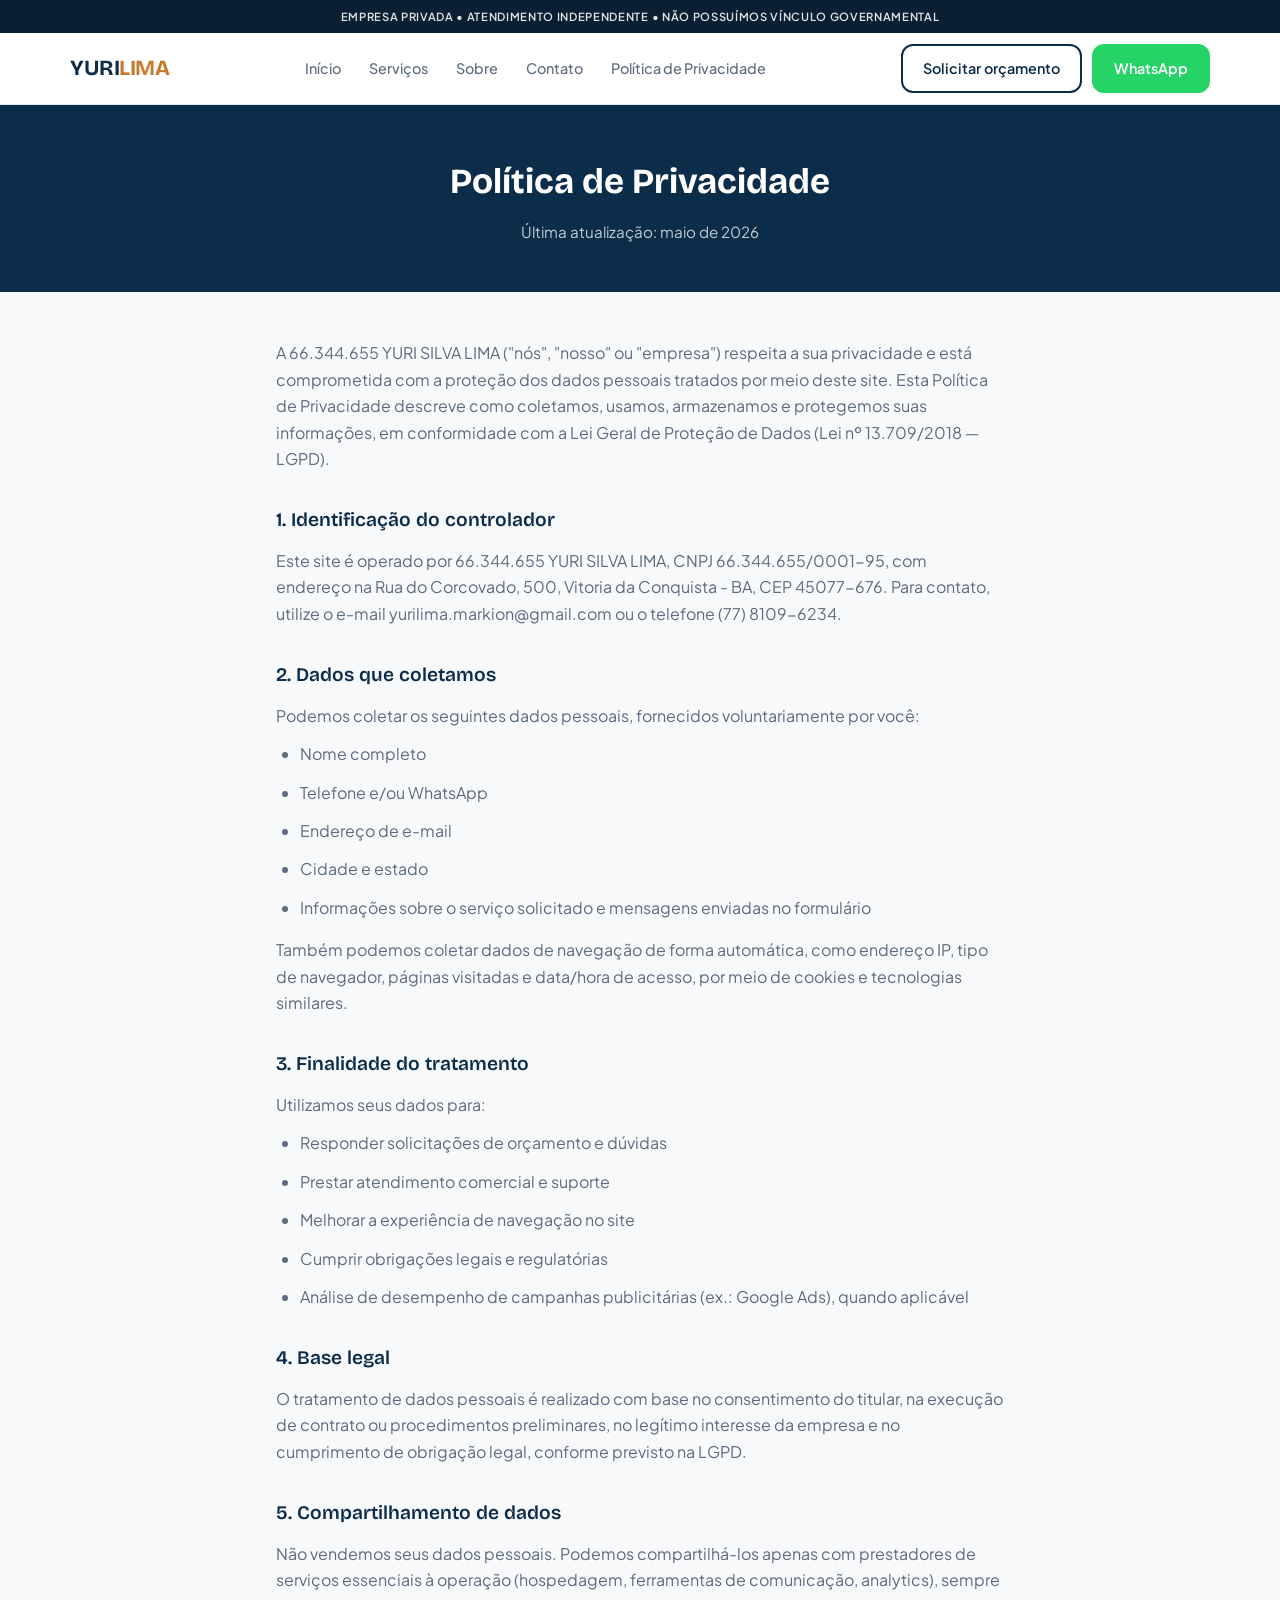
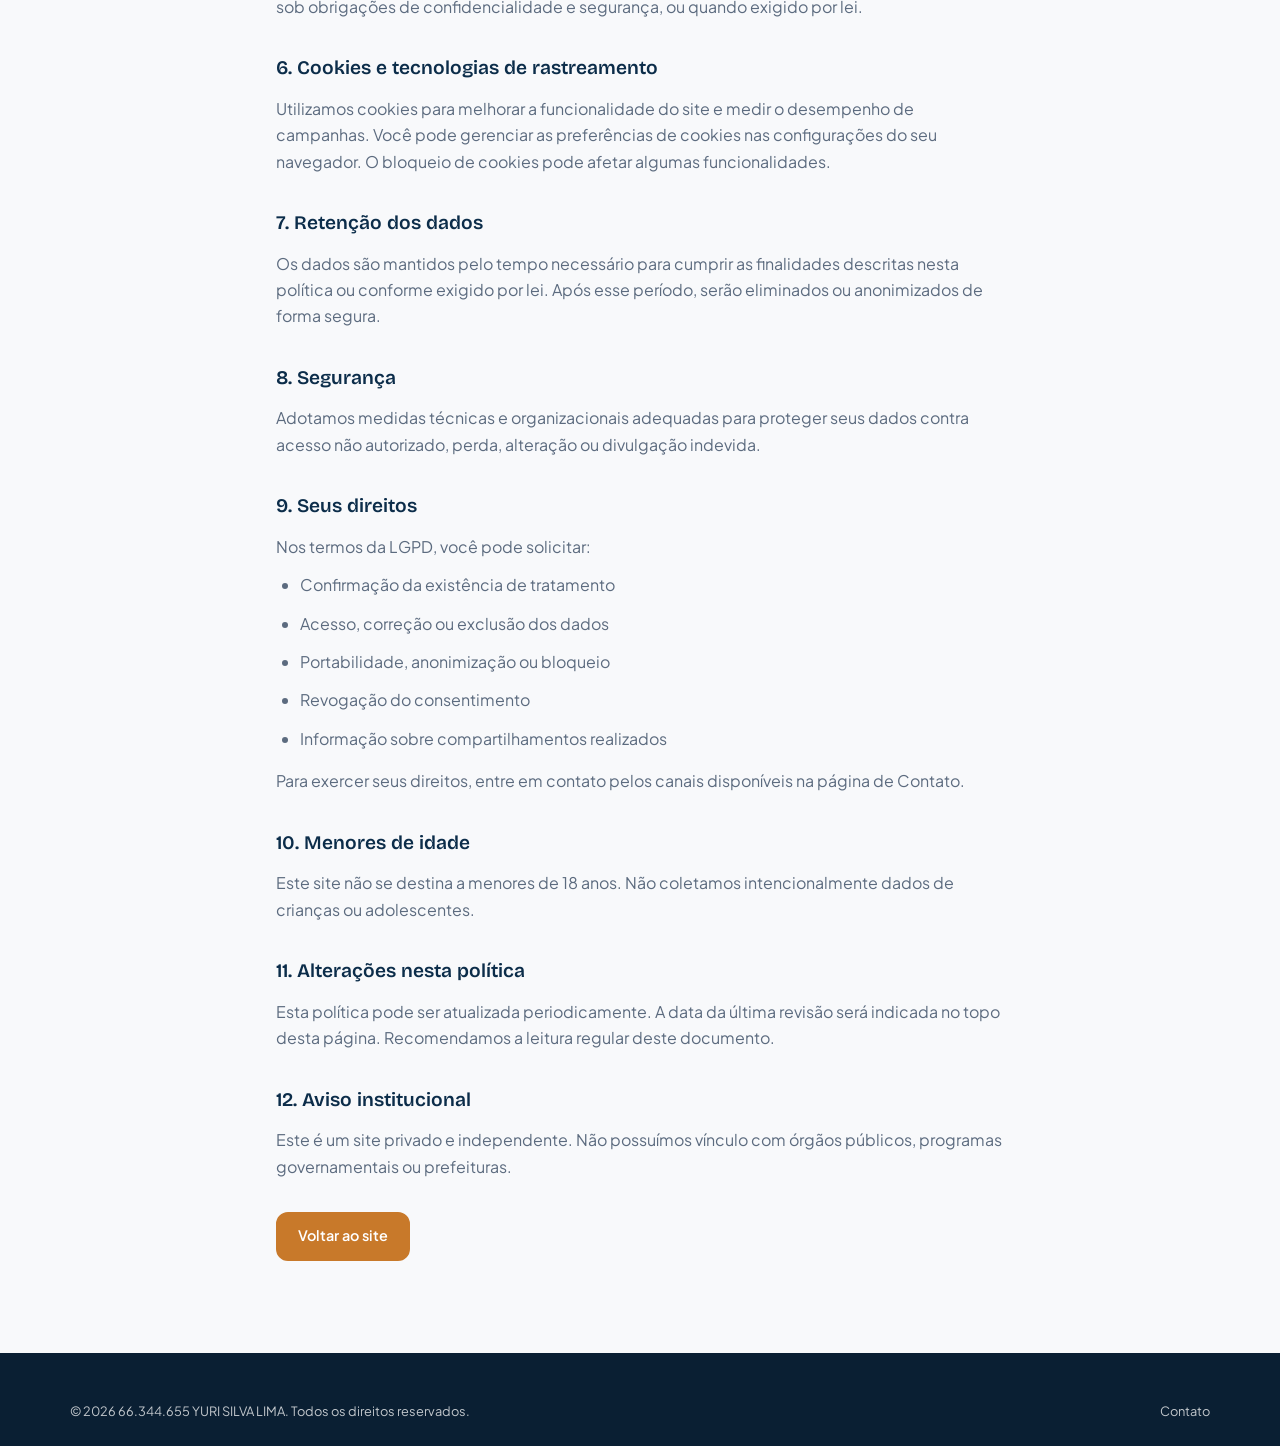
<file: politica-privacidade.html>
<!DOCTYPE html>
<html lang="pt-BR">
<head>
  <meta charset="UTF-8">
  <meta name="viewport" content="width=device-width, initial-scale=1.0">
  <meta name="description" content="Política de Privacidade da 66.344.655 YURI SILVA LIMA. Saiba como tratamos seus dados pessoais.">
  <meta name="robots" content="index, follow">
  <title>Política de Privacidade | YURI SILVA LIMA</title>
  <link rel="preconnect" href="https://fonts.googleapis.com">
  <link rel="preconnect" href="https://fonts.gstatic.com" crossorigin>
  <link href="https://fonts.googleapis.com/css2?family=Bricolage+Grotesque:wght@600;700&family=Plus+Jakarta+Sans:wght@400;500;600;700&display=swap" rel="stylesheet">
  <link rel="stylesheet" href="assets/css/style.css">
</head>
<body>

  <div class="topbar" role="note">
    Empresa privada • Atendimento independente • Não possuímos vínculo governamental
  </div>

  <header class="header" role="banner">
    <div class="container header__inner">
      <a href="index.html" class="logo">YURI<span>LIMA</span></a>
      <nav class="nav" id="main-nav" aria-label="Menu principal">
        <a href="index.html#inicio" class="nav__link">Início</a>
        <a href="index.html#servicos" class="nav__link">Serviços</a>
        <a href="index.html#sobre" class="nav__link">Sobre</a>
        <a href="index.html#contato" class="nav__link">Contato</a>
        <a href="politica-privacidade.html" class="nav__link">Política de Privacidade</a>
      </nav>
      <div class="header__actions">
        <a href="index.html#contato" class="btn btn--outline">Solicitar orçamento</a>
        <a href="index.html#contato" class="btn btn--whatsapp">WhatsApp</a>
        <button class="menu-toggle" type="button" aria-expanded="false" aria-controls="main-nav" aria-label="Abrir menu">
          <span></span><span></span><span></span>
        </button>
      </div>
    </div>
  </header>

  <div class="page-hero">
    <div class="container">
      <h1>Política de Privacidade</h1>
      <p>Última atualização: maio de 2026</p>
    </div>
  </div>

  <article class="legal-content container">
    <p>A 66.344.655 YURI SILVA LIMA ("nós", "nosso" ou "empresa") respeita a sua privacidade e está comprometida com a proteção dos dados pessoais tratados por meio deste site. Esta Política de Privacidade descreve como coletamos, usamos, armazenamos e protegemos suas informações, em conformidade com a Lei Geral de Proteção de Dados (Lei nº 13.709/2018 — LGPD).</p>

    <h2>1. Identificação do controlador</h2>
    <p>Este site é operado por 66.344.655 YURI SILVA LIMA, CNPJ 66.344.655/0001-95, com endereço na Rua do Corcovado, 500, Vitoria da Conquista - BA, CEP 45077-676. Para contato, utilize o e-mail yurilima.markion@gmail.com ou o telefone (77) 8109-6234.</p>

    <h2>2. Dados que coletamos</h2>
    <p>Podemos coletar os seguintes dados pessoais, fornecidos voluntariamente por você:</p>
    <ul>
      <li>Nome completo</li>
      <li>Telefone e/ou WhatsApp</li>
      <li>Endereço de e-mail</li>
      <li>Cidade e estado</li>
      <li>Informações sobre o serviço solicitado e mensagens enviadas no formulário</li>
    </ul>
    <p>Também podemos coletar dados de navegação de forma automática, como endereço IP, tipo de navegador, páginas visitadas e data/hora de acesso, por meio de cookies e tecnologias similares.</p>

    <h2>3. Finalidade do tratamento</h2>
    <p>Utilizamos seus dados para:</p>
    <ul>
      <li>Responder solicitações de orçamento e dúvidas</li>
      <li>Prestar atendimento comercial e suporte</li>
      <li>Melhorar a experiência de navegação no site</li>
      <li>Cumprir obrigações legais e regulatórias</li>
      <li>Análise de desempenho de campanhas publicitárias (ex.: Google Ads), quando aplicável</li>
    </ul>

    <h2>4. Base legal</h2>
    <p>O tratamento de dados pessoais é realizado com base no consentimento do titular, na execução de contrato ou procedimentos preliminares, no legítimo interesse da empresa e no cumprimento de obrigação legal, conforme previsto na LGPD.</p>

    <h2>5. Compartilhamento de dados</h2>
    <p>Não vendemos seus dados pessoais. Podemos compartilhá-los apenas com prestadores de serviços essenciais à operação (hospedagem, ferramentas de comunicação, analytics), sempre sob obrigações de confidencialidade e segurança, ou quando exigido por lei.</p>

    <h2>6. Cookies e tecnologias de rastreamento</h2>
    <p>Utilizamos cookies para melhorar a funcionalidade do site e medir o desempenho de campanhas. Você pode gerenciar as preferências de cookies nas configurações do seu navegador. O bloqueio de cookies pode afetar algumas funcionalidades.</p>

    <h2>7. Retenção dos dados</h2>
    <p>Os dados são mantidos pelo tempo necessário para cumprir as finalidades descritas nesta política ou conforme exigido por lei. Após esse período, serão eliminados ou anonimizados de forma segura.</p>

    <h2>8. Segurança</h2>
    <p>Adotamos medidas técnicas e organizacionais adequadas para proteger seus dados contra acesso não autorizado, perda, alteração ou divulgação indevida.</p>

    <h2>9. Seus direitos</h2>
    <p>Nos termos da LGPD, você pode solicitar:</p>
    <ul>
      <li>Confirmação da existência de tratamento</li>
      <li>Acesso, correção ou exclusão dos dados</li>
      <li>Portabilidade, anonimização ou bloqueio</li>
      <li>Revogação do consentimento</li>
      <li>Informação sobre compartilhamentos realizados</li>
    </ul>
    <p>Para exercer seus direitos, entre em contato pelos canais disponíveis na página de <a href="index.html#contato">Contato</a>.</p>

    <h2>10. Menores de idade</h2>
    <p>Este site não se destina a menores de 18 anos. Não coletamos intencionalmente dados de crianças ou adolescentes.</p>

    <h2>11. Alterações nesta política</h2>
    <p>Esta política pode ser atualizada periodicamente. A data da última revisão será indicada no topo desta página. Recomendamos a leitura regular deste documento.</p>

    <h2>12. Aviso institucional</h2>
    <p>Este é um site privado e independente. Não possuímos vínculo com órgãos públicos, programas governamentais ou prefeituras.</p>

    <p style="margin-top:2rem"><a href="index.html" class="btn btn--primary">Voltar ao site</a></p>
  </article>

  <footer class="footer" role="contentinfo">
    <div class="container">
      <div class="footer__bottom" style="border-top:none;padding-top:0">
        <p>&copy; <span id="year"></span> 66.344.655 YURI SILVA LIMA. Todos os direitos reservados.</p>
        <p><a href="index.html#contato" style="color:rgba(255,255,255,0.75)">Contato</a></p>
      </div>
    </div>
  </footer>

  <script>document.getElementById("year").textContent = new Date().getFullYear();</script>
  <script src="assets/js/main.js"></script>
</body>
</html>
</file>
<file: assets/css/style.css>
/* ============================================================
   YURI SILVA LIMA — Site institucional
   Design: logística moderna, cores sóbrias, mobile-first
   ============================================================ */

:root {
  --color-bg: #f8f9fb;
  --color-surface: #ffffff;
  --color-text: #1a2332;
  --color-text-muted: #5c6b7f;
  --color-primary: #0c2d4a;
  --color-primary-light: #134066;
  --color-accent: #c8792a;
  --color-accent-hover: #a86422;
  --color-border: #e2e8f0;
  --color-topbar: #0a1f33;
  --color-success: #15803d;
  --font-display: "Bricolage Grotesque", system-ui, sans-serif;
  --font-body: "Plus Jakarta Sans", system-ui, sans-serif;
  --radius-sm: 6px;
  --radius-md: 12px;
  --radius-lg: 20px;
  --shadow-sm: 0 1px 3px rgba(12, 45, 74, 0.06);
  --shadow-md: 0 8px 30px rgba(12, 45, 74, 0.1);
  --shadow-lg: 0 20px 50px rgba(12, 45, 74, 0.12);
  --header-h: 72px;
  --topbar-h: 36px;
  --transition: 0.25s ease;
  --container: min(1140px, 100% - 2rem);
}

*,
*::before,
*::after {
  box-sizing: border-box;
  margin: 0;
  padding: 0;
}

html {
  scroll-behavior: smooth;
  scroll-padding-top: calc(var(--header-h) + var(--topbar-h) + 1rem);
}

body {
  font-family: var(--font-body);
  font-size: 1rem;
  line-height: 1.65;
  color: var(--color-text);
  background: var(--color-bg);
  -webkit-font-smoothing: antialiased;
}

img {
  max-width: 100%;
  height: auto;
  display: block;
}

a {
  color: inherit;
  text-decoration: none;
}

ul {
  list-style: none;
}

.container {
  width: var(--container);
  margin-inline: auto;
}

/* —— Top bar —— */
.topbar {
  background: var(--color-topbar);
  color: rgba(255, 255, 255, 0.88);
  font-size: 0.7rem;
  font-weight: 600;
  letter-spacing: 0.06em;
  text-transform: uppercase;
  text-align: center;
  padding: 0.55rem 1rem;
  line-height: 1.4;
}

/* —— Header —— */
.header {
  position: sticky;
  top: 0;
  z-index: 100;
  background: var(--color-surface);
  border-bottom: 1px solid var(--color-border);
  box-shadow: var(--shadow-sm);
  height: var(--header-h);
}

.header__inner {
  display: flex;
  align-items: center;
  justify-content: space-between;
  height: 100%;
  gap: 1.5rem;
}

.logo {
  font-family: var(--font-display);
  font-weight: 700;
  font-size: 1.35rem;
  color: var(--color-primary);
  letter-spacing: -0.02em;
  white-space: nowrap;
}

.logo span {
  color: var(--color-accent);
}

.nav {
  display: flex;
  align-items: center;
  gap: 0.25rem;
}

.nav__link {
  font-size: 0.9rem;
  font-weight: 500;
  color: var(--color-text-muted);
  padding: 0.5rem 0.75rem;
  border-radius: var(--radius-sm);
  transition: color var(--transition), background var(--transition);
}

.nav__link:hover,
.nav__link:focus-visible {
  color: var(--color-primary);
  background: rgba(12, 45, 74, 0.05);
}

.header__actions {
  display: flex;
  align-items: center;
  gap: 0.6rem;
}

/* —— Buttons —— */
.btn {
  display: inline-flex;
  align-items: center;
  justify-content: center;
  gap: 0.45rem;
  font-family: var(--font-body);
  font-size: 0.9rem;
  font-weight: 600;
  padding: 0.65rem 1.25rem;
  border-radius: var(--radius-md);
  border: 2px solid transparent;
  cursor: pointer;
  transition: background var(--transition), color var(--transition), border-color var(--transition), transform 0.15s ease;
  white-space: nowrap;
}

.btn:active {
  transform: scale(0.98);
}

.btn--primary {
  background: var(--color-accent);
  color: #fff;
  border-color: var(--color-accent);
}

.btn--primary:hover,
.btn--primary:focus-visible {
  background: var(--color-accent-hover);
  border-color: var(--color-accent-hover);
}

.btn--outline {
  background: transparent;
  color: var(--color-primary);
  border-color: var(--color-primary);
}

.btn--outline:hover,
.btn--outline:focus-visible {
  background: var(--color-primary);
  color: #fff;
}

.btn--whatsapp {
  background: #25d366;
  color: #fff;
  border-color: #25d366;
}

.btn--whatsapp:hover,
.btn--whatsapp:focus-visible {
  background: #1da851;
  border-color: #1da851;
}

.btn--lg {
  padding: 0.85rem 1.6rem;
  font-size: 1rem;
}

.btn--ghost {
  background: rgba(255, 255, 255, 0.12);
  color: #fff;
  border-color: rgba(255, 255, 255, 0.35);
}

.btn--ghost:hover,
.btn--ghost:focus-visible {
  background: rgba(255, 255, 255, 0.22);
}

.btn svg {
  width: 1.1em;
  height: 1.1em;
  flex-shrink: 0;
}

/* —— Mobile menu —— */
.menu-toggle {
  display: none;
  flex-direction: column;
  justify-content: center;
  gap: 5px;
  width: 40px;
  height: 40px;
  padding: 8px;
  background: none;
  border: none;
  cursor: pointer;
  border-radius: var(--radius-sm);
}

.menu-toggle span {
  display: block;
  height: 2px;
  background: var(--color-primary);
  border-radius: 2px;
  transition: transform var(--transition), opacity var(--transition);
}

.menu-toggle[aria-expanded="true"] span:nth-child(1) {
  transform: translateY(7px) rotate(45deg);
}

.menu-toggle[aria-expanded="true"] span:nth-child(2) {
  opacity: 0;
}

.menu-toggle[aria-expanded="true"] span:nth-child(3) {
  transform: translateY(-7px) rotate(-45deg);
}

/* —— Hero —— */
.hero {
  position: relative;
  background: linear-gradient(135deg, var(--color-primary) 0%, var(--color-primary-light) 55%, #1a5278 100%);
  color: #fff;
  padding: 4.5rem 0 5rem;
  overflow: hidden;
}

.hero::before {
  content: "";
  position: absolute;
  inset: 0;
  background:
    radial-gradient(ellipse 80% 60% at 90% 20%, rgba(200, 121, 42, 0.15) 0%, transparent 55%),
    url("data:image/svg+xml,%3Csvg width='60' height='60' viewBox='0 0 60 60' xmlns='http://www.w3.org/2000/svg'%3E%3Cg fill='none' fill-rule='evenodd'%3E%3Cg fill='%23ffffff' fill-opacity='0.03'%3E%3Cpath d='M36 34v-4h-2v4h-4v2h4v4h2v-4h4v-2h-4zm0-30V0h-2v4h-4v2h4v4h2V6h4V4h-4zM6 34v-4H4v4H0v2h4v4h2v-4h4v-2H6zM6 4V0H4v4H0v2h4v4h2V6h4V4H6z'/%3E%3C/g%3E%3C/g%3E%3C/svg%3E");
  pointer-events: none;
}

.hero__grid {
  position: relative;
  display: grid;
  grid-template-columns: 1fr 1fr;
  gap: 3rem;
  align-items: center;
}

.hero__badge {
  display: inline-flex;
  align-items: center;
  gap: 0.4rem;
  font-size: 0.75rem;
  font-weight: 600;
  text-transform: uppercase;
  letter-spacing: 0.05em;
  background: rgba(255, 255, 255, 0.1);
  border: 1px solid rgba(255, 255, 255, 0.2);
  padding: 0.35rem 0.85rem;
  border-radius: 100px;
  margin-bottom: 1.25rem;
}

.hero__badge svg {
  width: 14px;
  height: 14px;
  color: var(--color-accent);
}

.hero h1 {
  font-family: var(--font-display);
  font-size: clamp(1.85rem, 4vw, 2.75rem);
  font-weight: 700;
  line-height: 1.15;
  letter-spacing: -0.03em;
  margin-bottom: 1.25rem;
}

.hero__subtitle {
  font-size: 1.05rem;
  color: rgba(255, 255, 255, 0.82);
  max-width: 32rem;
  margin-bottom: 2rem;
}

.hero__cta {
  display: flex;
  flex-wrap: wrap;
  gap: 0.85rem;
}

.hero__visual {
  position: relative;
  display: flex;
  flex-direction: column;
  justify-content: center;
  align-items: center;
  padding-bottom: 2rem;
}

.hero__photo {
  margin: 0;
  width: 100%;
  max-width: 520px;
  border-radius: var(--radius-lg);
  overflow: hidden;
  box-shadow: var(--shadow-lg);
  border: 3px solid rgba(255, 255, 255, 0.12);
}

.hero__photo img {
  width: 100%;
  height: auto;
  aspect-ratio: 4 / 3;
  object-fit: cover;
  display: block;
}

.hero__card {
  position: absolute;
  bottom: -1.25rem;
  left: -1.25rem;
  right: 1.25rem;
  background: rgba(255, 255, 255, 0.1);
  backdrop-filter: blur(12px);
  border: 1px solid rgba(255, 255, 255, 0.18);
  border-radius: var(--radius-lg);
  padding: 1.5rem;
  max-width: 340px;
  box-shadow: var(--shadow-lg);
}

.hero__card-title {
  font-family: var(--font-display);
  font-size: 1.1rem;
  font-weight: 600;
  margin-bottom: 1.25rem;
  display: flex;
  align-items: center;
  gap: 0.5rem;
}

.hero__stats {
  display: grid;
  grid-template-columns: 1fr 1fr;
  gap: 1rem;
}

.hero__stat {
  background: rgba(255, 255, 255, 0.06);
  border-radius: var(--radius-md);
  padding: 1rem;
  text-align: center;
}

.hero__stat strong {
  display: block;
  font-family: var(--font-display);
  font-size: 1.5rem;
  font-weight: 700;
  color: var(--color-accent);
}

.hero__stat span {
  font-size: 0.8rem;
  color: rgba(255, 255, 255, 0.7);
}

.hero__features {
  margin-top: 1.25rem;
  display: flex;
  flex-direction: column;
  gap: 0.65rem;
}

.hero__feature {
  display: flex;
  align-items: center;
  gap: 0.6rem;
  font-size: 0.9rem;
  color: rgba(255, 255, 255, 0.88);
}

.hero__feature svg {
  width: 18px;
  height: 18px;
  color: #4ade80;
  flex-shrink: 0;
}

/* —— Sections —— */
.section {
  padding: 5rem 0;
}

.section--alt {
  background: var(--color-surface);
}

.section__header {
  text-align: center;
  max-width: 640px;
  margin: 0 auto 3rem;
}

.section__label {
  display: inline-block;
  font-size: 0.75rem;
  font-weight: 700;
  text-transform: uppercase;
  letter-spacing: 0.08em;
  color: var(--color-accent);
  margin-bottom: 0.6rem;
}

.section__title {
  font-family: var(--font-display);
  font-size: clamp(1.6rem, 3vw, 2.1rem);
  font-weight: 700;
  color: var(--color-primary);
  letter-spacing: -0.02em;
  margin-bottom: 0.75rem;
}

.section__desc {
  color: var(--color-text-muted);
  font-size: 1.05rem;
}

/* —— Services grid —— */
.services-grid {
  display: grid;
  grid-template-columns: repeat(4, 1fr);
  gap: 1.25rem;
}

.service-card {
  background: var(--color-surface);
  border: 1px solid var(--color-border);
  border-radius: var(--radius-md);
  padding: 1.5rem;
  transition: box-shadow var(--transition), border-color var(--transition), transform var(--transition);
}

.service-card:hover {
  box-shadow: var(--shadow-md);
  border-color: rgba(12, 45, 74, 0.15);
  transform: translateY(-3px);
}

.service-card__icon {
  width: 48px;
  height: 48px;
  display: flex;
  align-items: center;
  justify-content: center;
  background: rgba(12, 45, 74, 0.06);
  border-radius: var(--radius-md);
  color: var(--color-primary);
  margin-bottom: 1rem;
}

.service-card__icon svg {
  width: 24px;
  height: 24px;
}

.service-card h3 {
  font-family: var(--font-display);
  font-size: 1rem;
  font-weight: 600;
  color: var(--color-primary);
  margin-bottom: 0.4rem;
}

.service-card p {
  font-size: 0.875rem;
  color: var(--color-text-muted);
  line-height: 1.5;
}

/* —— Differentials —— */
.diff-grid {
  display: grid;
  grid-template-columns: repeat(3, 1fr);
  gap: 1.5rem;
}

.diff-item {
  display: flex;
  gap: 1rem;
  align-items: flex-start;
  padding: 1.5rem;
  background: var(--color-bg);
  border-radius: var(--radius-md);
  border: 1px solid var(--color-border);
}

.diff-item__icon {
  flex-shrink: 0;
  width: 44px;
  height: 44px;
  display: flex;
  align-items: center;
  justify-content: center;
  background: var(--color-primary);
  color: #fff;
  border-radius: var(--radius-sm);
}

.diff-item__icon svg {
  width: 22px;
  height: 22px;
}

.diff-item h3 {
  font-family: var(--font-display);
  font-size: 1rem;
  font-weight: 600;
  color: var(--color-primary);
  margin-bottom: 0.3rem;
}

.diff-item p {
  font-size: 0.875rem;
  color: var(--color-text-muted);
}

/* —— About —— */
.about-grid {
  display: grid;
  grid-template-columns: 1fr 1fr;
  gap: 3.5rem;
  align-items: center;
}

.about__content p {
  color: var(--color-text-muted);
  margin-bottom: 1rem;
}

.about__content p:last-of-type {
  margin-bottom: 1.75rem;
}

.values-grid {
  display: grid;
  grid-template-columns: 1fr 1fr;
  gap: 1rem;
}

.value-card {
  padding: 1.25rem;
  background: var(--color-surface);
  border: 1px solid var(--color-border);
  border-radius: var(--radius-md);
  border-left: 3px solid var(--color-accent);
}

.value-card h3 {
  font-family: var(--font-display);
  font-size: 0.95rem;
  font-weight: 600;
  color: var(--color-primary);
  margin-bottom: 0.35rem;
}

.value-card p {
  font-size: 0.85rem;
  color: var(--color-text-muted);
  margin: 0;
}

.about__image {
  margin: 0;
  position: relative;
  border-radius: var(--radius-lg);
  overflow: hidden;
  box-shadow: var(--shadow-md);
  border: 1px solid var(--color-border);
}

.about__image img {
  width: 100%;
  height: auto;
  aspect-ratio: 4 / 3;
  object-fit: cover;
  display: block;
}

.about__caption {
  position: absolute;
  bottom: 0;
  left: 0;
  right: 0;
  padding: 1rem 1.25rem;
  background: linear-gradient(transparent, rgba(12, 45, 74, 0.88));
  color: #fff;
  font-size: 0.9rem;
  font-weight: 600;
}

/* —— Contact —— */
.contact-grid {
  display: grid;
  grid-template-columns: 1fr 1.2fr;
  gap: 3rem;
  align-items: start;
}

.contact-info {
  display: flex;
  flex-direction: column;
  gap: 1.25rem;
}

.contact-item {
  display: flex;
  align-items: flex-start;
  gap: 1rem;
  padding: 1.25rem;
  background: var(--color-surface);
  border: 1px solid var(--color-border);
  border-radius: var(--radius-md);
}

.contact-item__icon {
  flex-shrink: 0;
  width: 44px;
  height: 44px;
  display: flex;
  align-items: center;
  justify-content: center;
  background: rgba(12, 45, 74, 0.06);
  border-radius: var(--radius-sm);
  color: var(--color-primary);
}

.contact-item__icon svg {
  width: 22px;
  height: 22px;
}

.contact-item h3 {
  font-size: 0.8rem;
  font-weight: 700;
  text-transform: uppercase;
  letter-spacing: 0.05em;
  color: var(--color-text-muted);
  margin-bottom: 0.2rem;
}

.contact-item a,
.contact-item p {
  font-size: 1rem;
  font-weight: 500;
  color: var(--color-primary);
}

.contact-item .placeholder {
  color: var(--color-text-muted);
  font-weight: 400;
  font-style: italic;
}

/* —— Form —— */
.form-card {
  background: var(--color-surface);
  border: 1px solid var(--color-border);
  border-radius: var(--radius-lg);
  padding: 2rem;
  box-shadow: var(--shadow-sm);
}

.form-card h3 {
  font-family: var(--font-display);
  font-size: 1.25rem;
  font-weight: 600;
  color: var(--color-primary);
  margin-bottom: 0.35rem;
}

.form-card > p {
  font-size: 0.9rem;
  color: var(--color-text-muted);
  margin-bottom: 1.5rem;
}

.form-group {
  margin-bottom: 1rem;
}

.form-group label {
  display: block;
  font-size: 0.85rem;
  font-weight: 600;
  color: var(--color-text);
  margin-bottom: 0.35rem;
}

.form-group input,
.form-group select,
.form-group textarea {
  width: 100%;
  font-family: var(--font-body);
  font-size: 0.95rem;
  padding: 0.7rem 0.9rem;
  border: 1px solid var(--color-border);
  border-radius: var(--radius-sm);
  background: var(--color-bg);
  color: var(--color-text);
  transition: border-color var(--transition), box-shadow var(--transition);
}

.form-group input:focus,
.form-group select:focus,
.form-group textarea:focus {
  outline: none;
  border-color: var(--color-primary);
  box-shadow: 0 0 0 3px rgba(12, 45, 74, 0.1);
}

.form-group textarea {
  resize: vertical;
  min-height: 100px;
}

.form-row {
  display: grid;
  grid-template-columns: 1fr 1fr;
  gap: 1rem;
}

.form-message {
  display: none;
  margin-top: 1rem;
  padding: 0.85rem 1rem;
  border-radius: var(--radius-sm);
  font-size: 0.9rem;
}

.form-message--success {
  display: block;
  background: #dcfce7;
  color: var(--color-success);
  border: 1px solid #86efac;
}

/* —— CTA band —— */
.cta-band {
  background: var(--color-primary);
  color: #fff;
  padding: 3.5rem 0;
  text-align: center;
}

.cta-band h2 {
  font-family: var(--font-display);
  font-size: clamp(1.4rem, 3vw, 1.85rem);
  font-weight: 700;
  margin-bottom: 0.75rem;
}

.cta-band p {
  color: rgba(255, 255, 255, 0.8);
  margin-bottom: 1.5rem;
  max-width: 520px;
  margin-inline: auto;
}

.cta-band__actions {
  display: flex;
  flex-wrap: wrap;
  justify-content: center;
  gap: 0.85rem;
}

/* —— Footer —— */
.footer {
  background: var(--color-topbar);
  color: rgba(255, 255, 255, 0.75);
  padding: 3rem 0 1.5rem;
}

.footer__grid {
  display: grid;
  grid-template-columns: 2fr 1fr 1fr;
  gap: 2.5rem;
  margin-bottom: 2.5rem;
}

.footer .logo {
  color: #fff;
  margin-bottom: 0.75rem;
  display: inline-block;
}

.footer__desc {
  font-size: 0.9rem;
  line-height: 1.6;
  max-width: 360px;
}

.footer__notice {
  margin-top: 1rem;
  padding: 0.85rem 1rem;
  background: rgba(255, 255, 255, 0.06);
  border-left: 3px solid var(--color-accent);
  border-radius: 0 var(--radius-sm) var(--radius-sm) 0;
  font-size: 0.8rem;
  line-height: 1.5;
  color: rgba(255, 255, 255, 0.65);
}

.footer h4 {
  font-family: var(--font-display);
  font-size: 0.85rem;
  font-weight: 600;
  color: #fff;
  text-transform: uppercase;
  letter-spacing: 0.05em;
  margin-bottom: 1rem;
}

.footer__links a {
  display: block;
  font-size: 0.9rem;
  padding: 0.3rem 0;
  transition: color var(--transition);
}

.footer__links a:hover {
  color: #fff;
}

.footer__bottom {
  border-top: 1px solid rgba(255, 255, 255, 0.1);
  padding-top: 1.5rem;
  display: flex;
  flex-wrap: wrap;
  justify-content: space-between;
  align-items: center;
  gap: 0.75rem;
  font-size: 0.8rem;
}

/* —— Privacy page —— */
.page-hero {
  background: var(--color-primary);
  color: #fff;
  padding: 3rem 0;
  text-align: center;
}

.page-hero h1 {
  font-family: var(--font-display);
  font-size: clamp(1.6rem, 3vw, 2.2rem);
  font-weight: 700;
  margin-bottom: 0.5rem;
}

.page-hero p {
  color: rgba(255, 255, 255, 0.75);
  font-size: 0.95rem;
}

.legal-content {
  max-width: 760px;
  margin: 0 auto;
  padding: 3rem 1rem 5rem;
}

.legal-content h2 {
  font-family: var(--font-display);
  font-size: 1.2rem;
  font-weight: 600;
  color: var(--color-primary);
  margin: 2rem 0 0.75rem;
}

.legal-content h2:first-child {
  margin-top: 0;
}

.legal-content p,
.legal-content li {
  color: var(--color-text-muted);
  margin-bottom: 0.75rem;
}

.legal-content ul {
  list-style: disc;
  padding-left: 1.5rem;
  margin-bottom: 1rem;
}

/* —— Responsive —— */
@media (max-width: 1024px) {
  .services-grid {
    grid-template-columns: repeat(2, 1fr);
  }

  .diff-grid {
    grid-template-columns: repeat(2, 1fr);
  }
}

@media (max-width: 900px) {
  .hero__grid,
  .about-grid,
  .contact-grid {
    grid-template-columns: 1fr;
  }

  .hero__visual {
    order: -1;
    margin-bottom: 2rem;
  }

  .hero__card {
    position: static;
    max-width: 100%;
    margin-top: 1rem;
  }

  .hero__photo {
    max-width: 100%;
  }

  .footer__grid {
    grid-template-columns: 1fr 1fr;
  }
}

@media (max-width: 768px) {
  :root {
    --header-h: 64px;
  }

  .menu-toggle {
    display: flex;
  }

  .nav {
    position: fixed;
    top: calc(var(--header-h) + var(--topbar-h));
    left: 0;
    right: 0;
    background: var(--color-surface);
    flex-direction: column;
    align-items: stretch;
    padding: 1rem;
    border-bottom: 1px solid var(--color-border);
    box-shadow: var(--shadow-md);
    transform: translateY(-120%);
    opacity: 0;
    visibility: hidden;
    transition: transform var(--transition), opacity var(--transition), visibility var(--transition);
  }

  .nav.is-open {
    transform: translateY(0);
    opacity: 1;
    visibility: visible;
  }

  .nav__link {
    padding: 0.85rem 1rem;
    font-size: 1rem;
  }

  .header__actions .btn--outline {
    display: none;
  }

  .diff-grid {
    grid-template-columns: 1fr;
  }

  .form-row {
    grid-template-columns: 1fr;
  }

  .footer__grid {
    grid-template-columns: 1fr;
  }
}

@media (max-width: 480px) {
  .services-grid {
    grid-template-columns: 1fr;
  }

  .values-grid {
    grid-template-columns: 1fr;
  }

  .hero__cta {
    flex-direction: column;
  }

  .hero__cta .btn {
    width: 100%;
  }

  .topbar {
    font-size: 0.62rem;
  }
}

@media (prefers-reduced-motion: reduce) {
  html {
    scroll-behavior: auto;
  }

  *,
  *::before,
  *::after {
    transition-duration: 0.01ms !important;
  }
}
</file>
